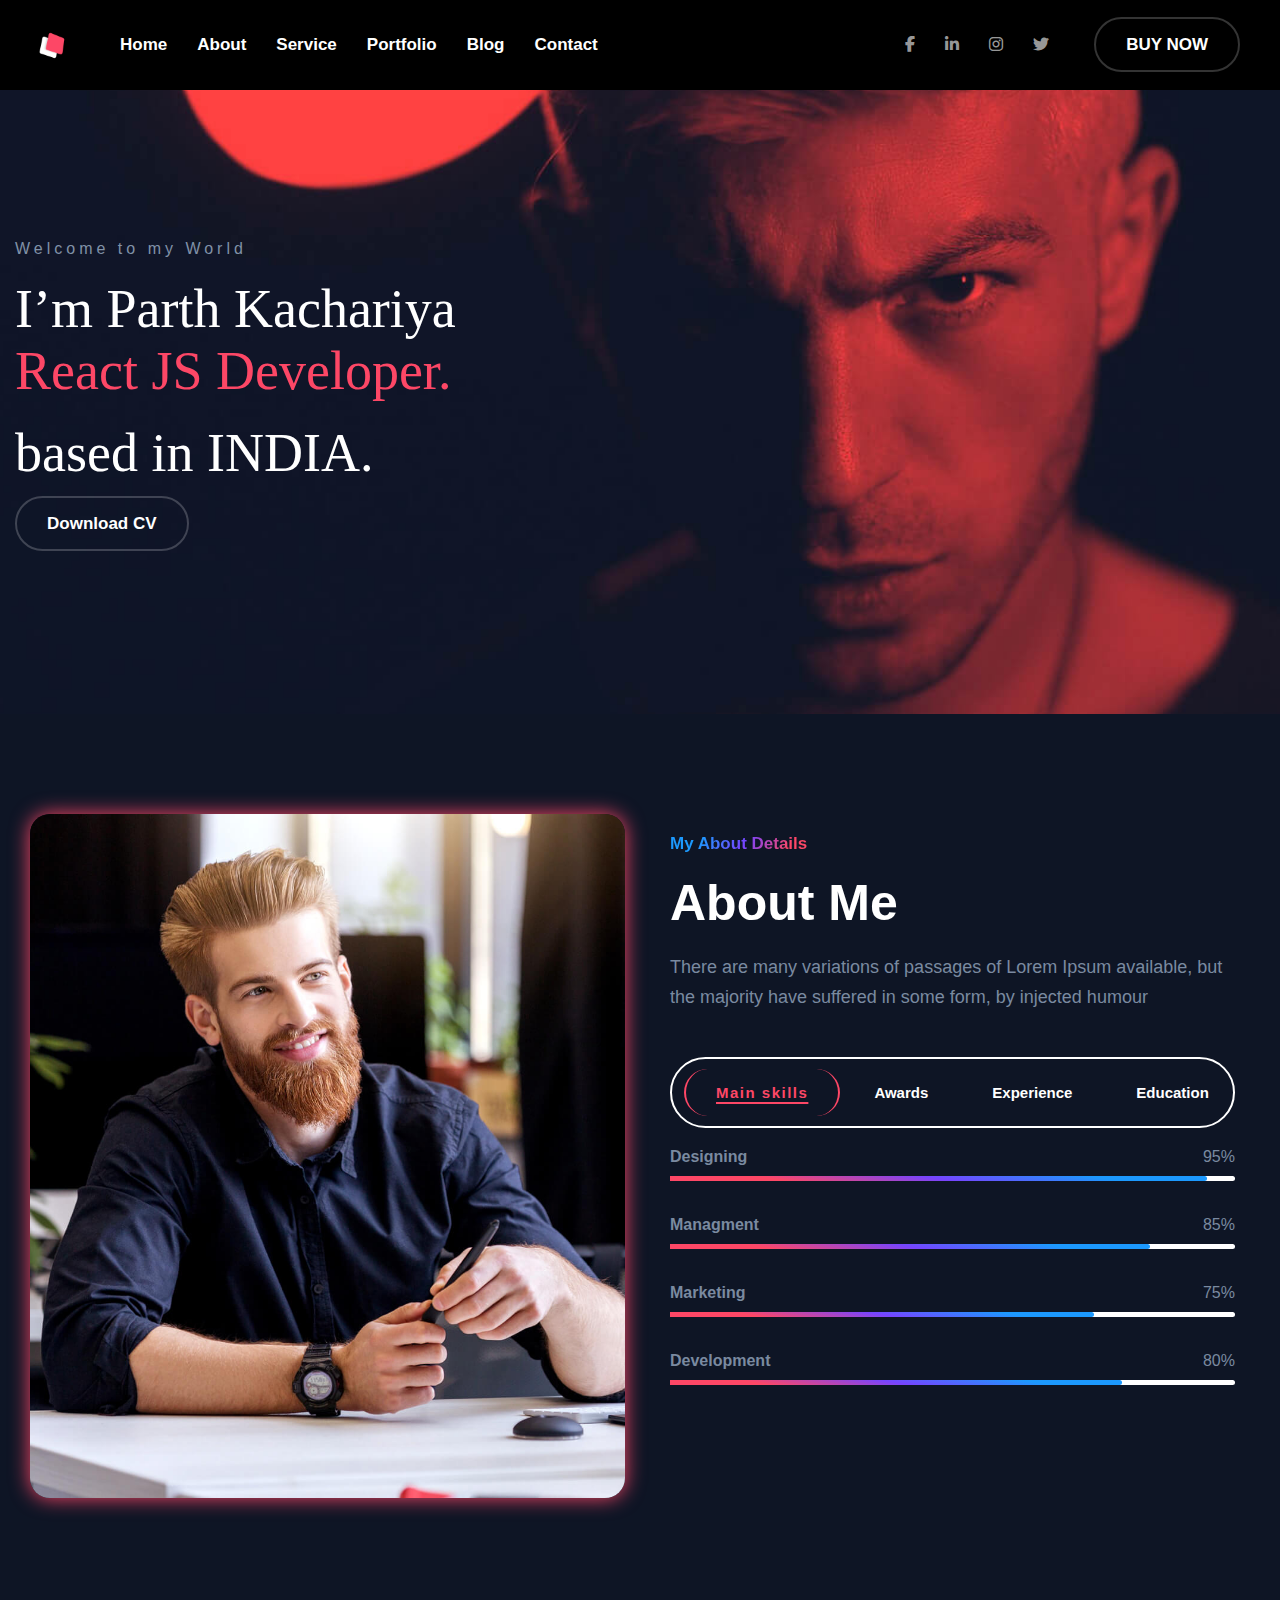
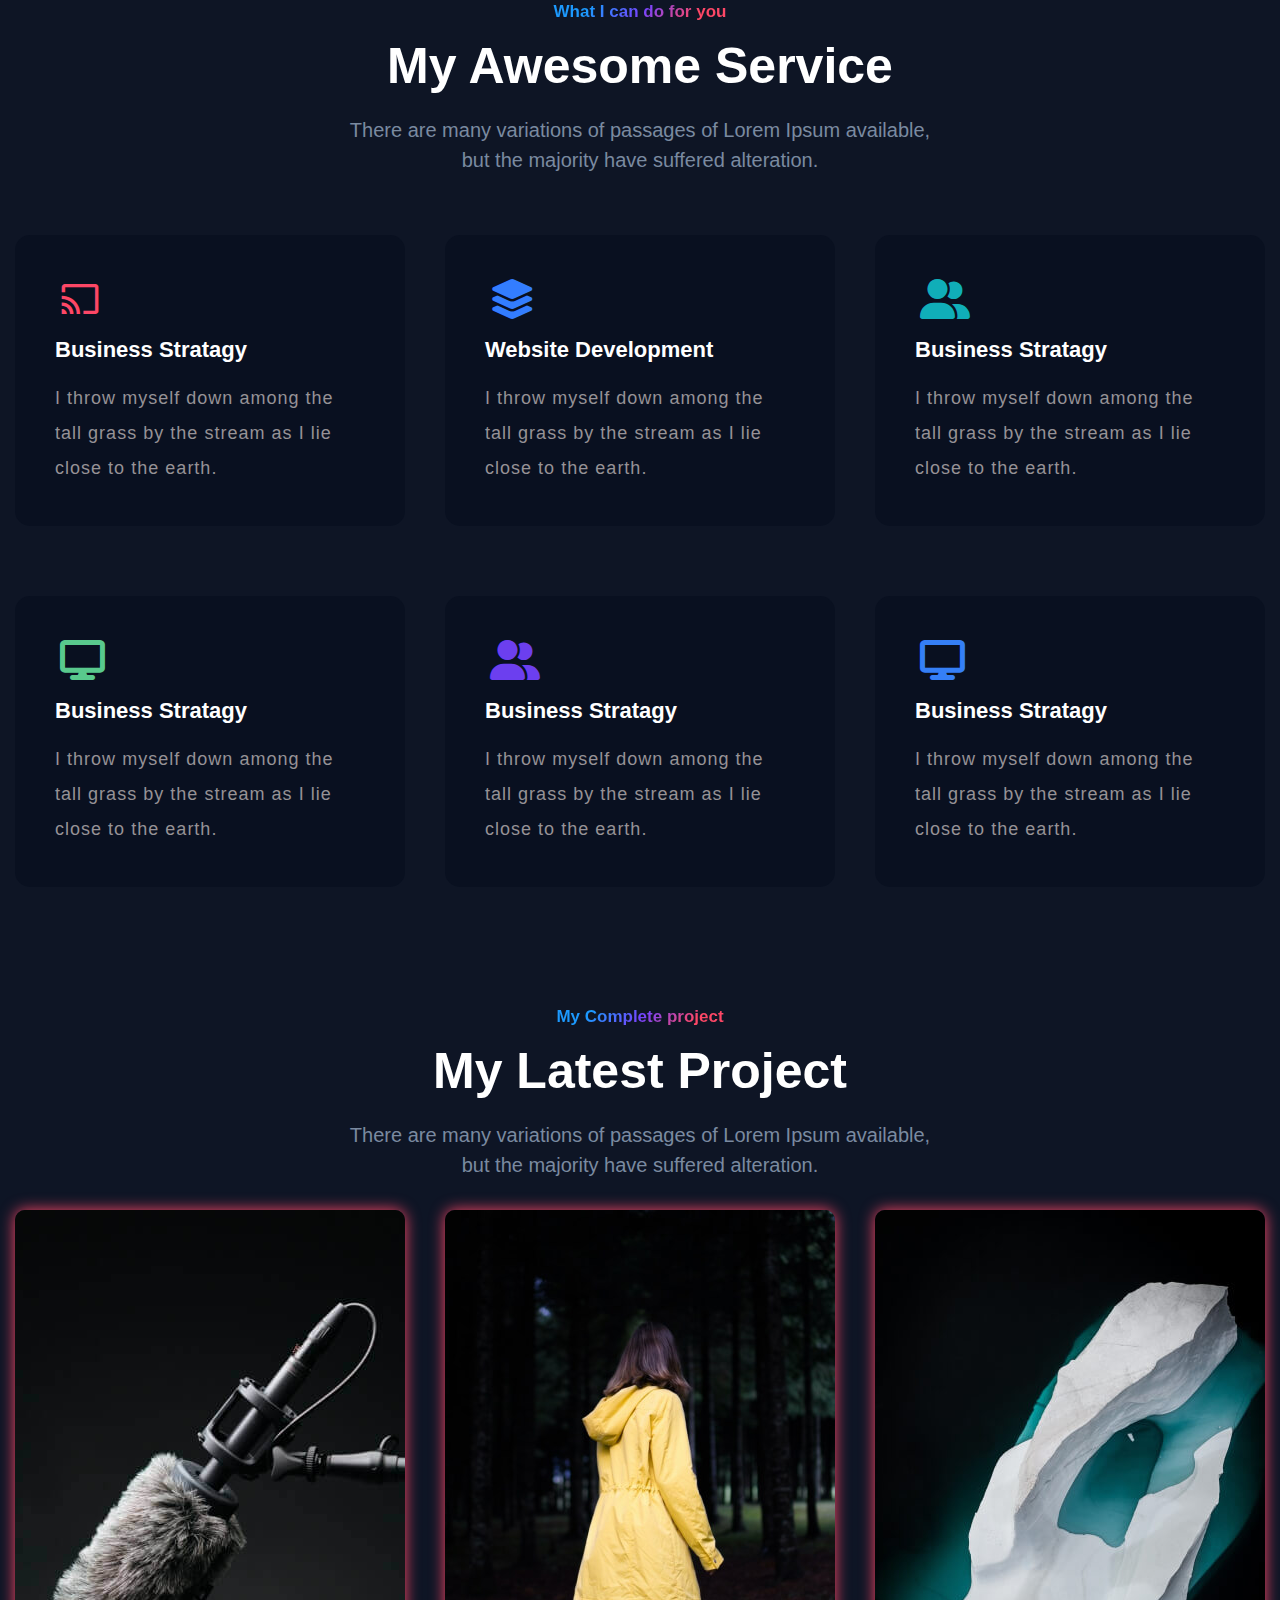
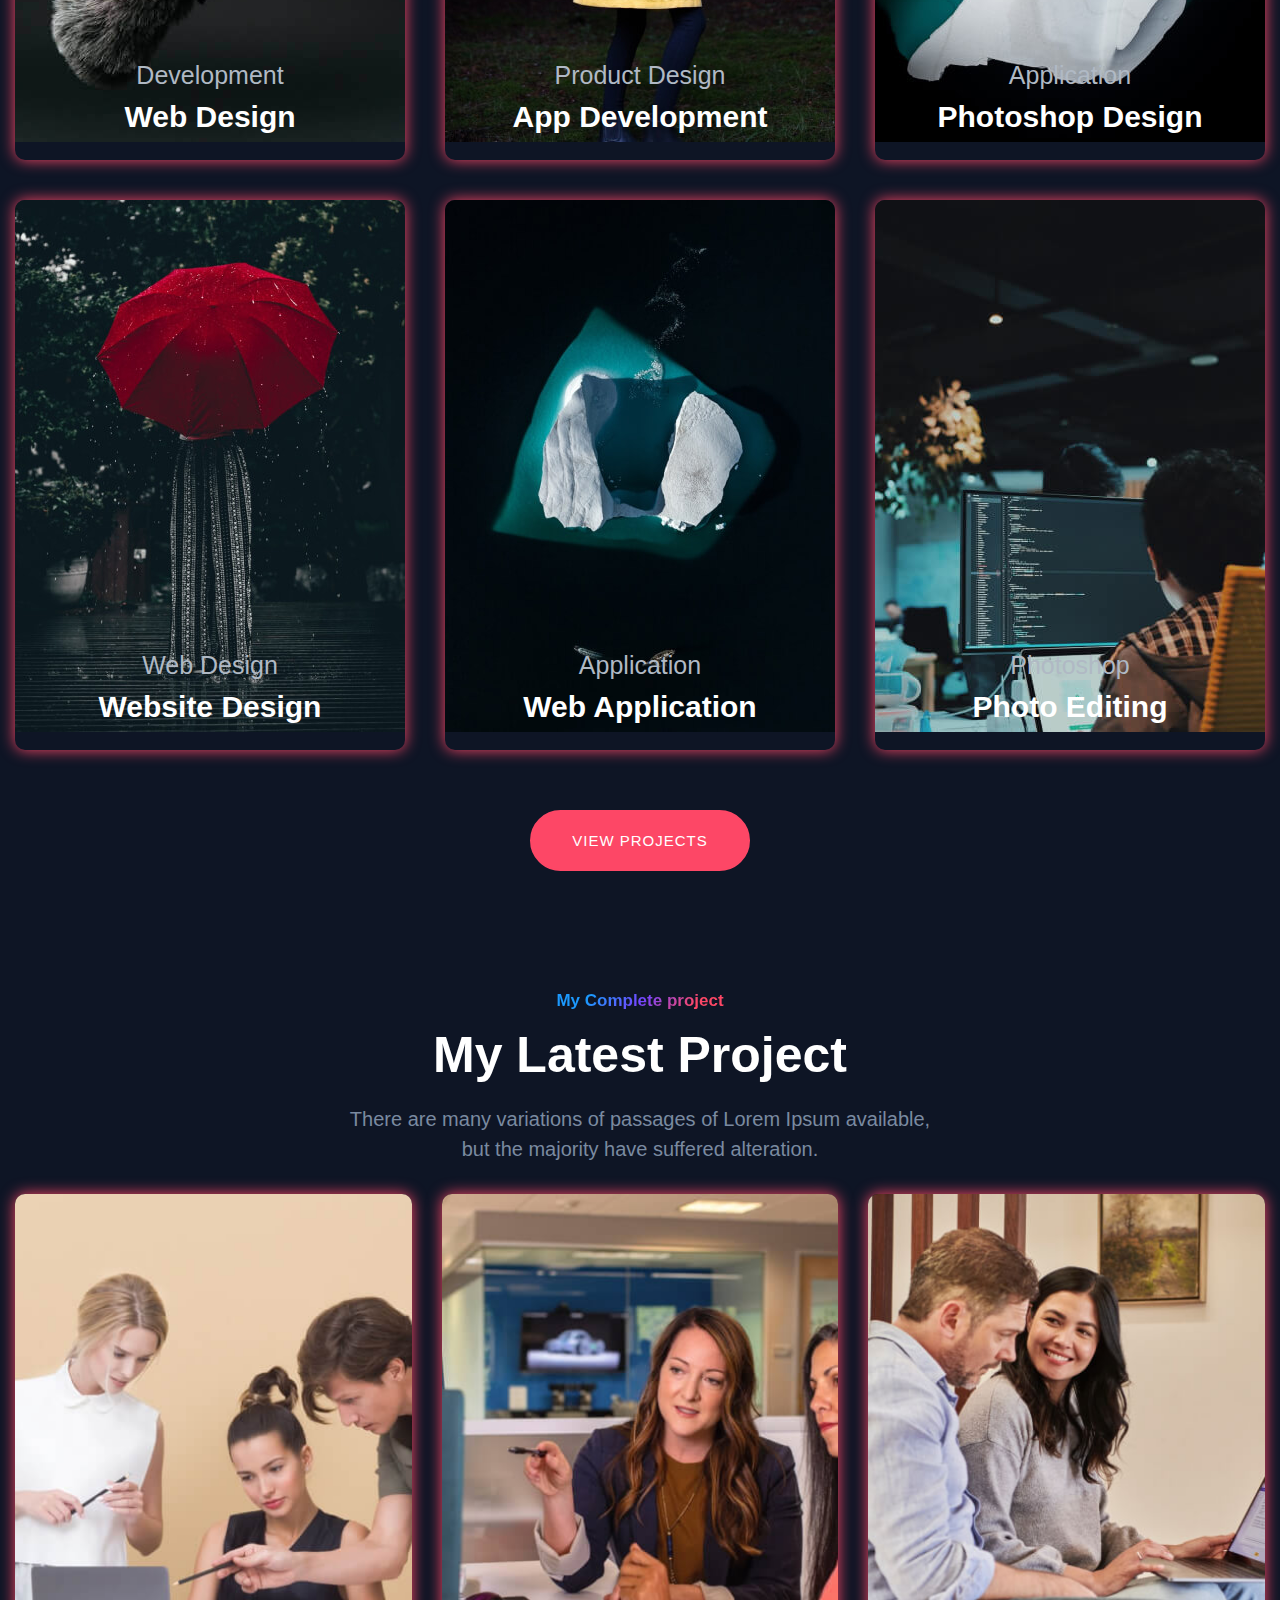
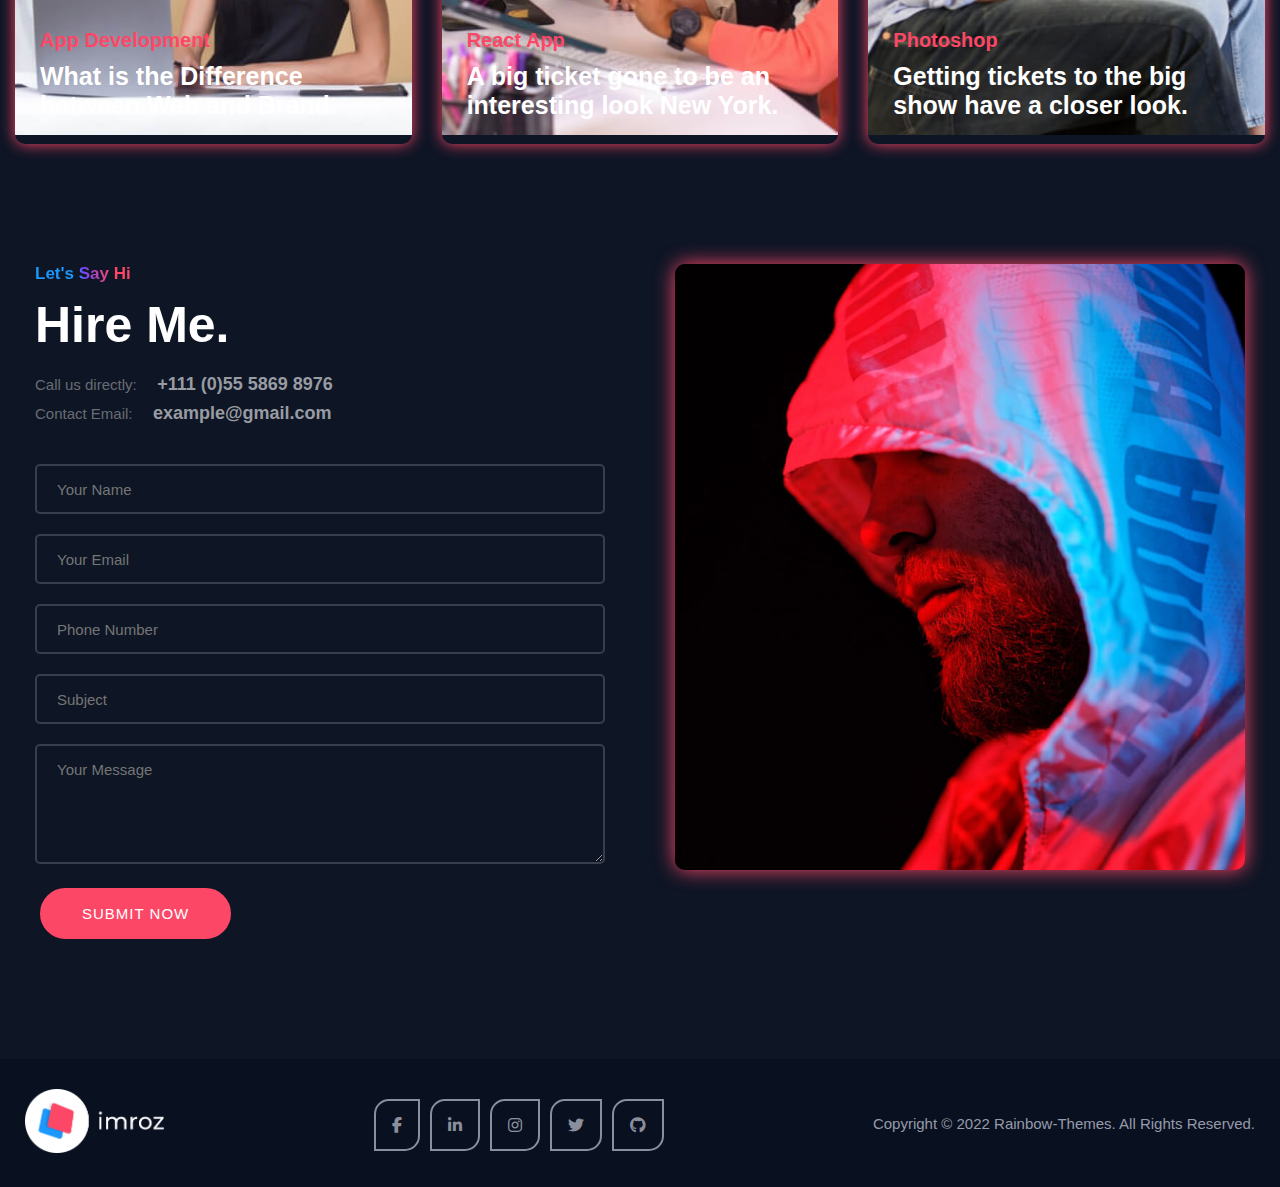
<file: index.html>
<!DOCTYPE html>
<html lang="en">

<head>
  <meta charset="UTF-8" />
  <meta name="viewport" content="width=device-width, initial-scale=1.0" />
  <title>infolio</title>
  <link rel="shortcut icon" href="./asset/images/portfolio-png.png" type="image/x-icon" />
  <link rel="stylesheet" href="./css/style.css" />
  <link rel="stylesheet" href="./css/responsive.css" />
  <link rel="stylesheet" href="https://cdnjs.cloudflare.com/ajax/libs/font-awesome/6.7.2/css/all.min.css" />
  <!-- <link
      rel="stylesheet"
      href="https://cdnjs.cloudflare.com/ajax/libs/font-awesome/6.7.2/css/all.min.css"
      integrity="sha512-Evv84Mr4kqVGRNSgIGL/F/aIDqQb7xQ2vcrdIwxfjThSH8CSR7PBEakCr51Ck+w+/U6swU2Im1vVX0SVk9ABhg=="
      crossorigin="anonymous"
      referrerpolicy="no-referrer"
    /> -->
</head>

<body>
  <!-- website-link: https://imroz.rainbowit.net/dark-portfolio-landing -->
  <!-- header start -->
  <header>
    <nav>
      <div class="container">
        <div class="navbar">
          <div class="left_side">
            <div class="logo">
              <img src="./asset/images/logo.png" alt="" />
            </div>
            <div class="nav_link">
              <ul class="nav_txt">
                <li><a href="#main_txt_box">Home</a></li>
                <li><a href="#about">About</a></li>
                <li><a href="#service_main">Service</a></li>
                <li><a href="#projects">Portfolio</a></li>
                <li><a href="#latest_post">Blog</a></li>
                <li><a href="#hire_me">Contact</a></li>
              </ul>
            </div>
          </div>
          <div class="right_side">
            <div class="social_icon">
              <a href="">
                <i class="fab fa-facebook-f"></i>
              </a>
              <a href="https://www.linkedin.com/in/parth-kachariya-009273312/" target="_blank">
                <i class="fab fa-linkedin-in"></i>
              </a>
              <a href="">
                <i class="fab fa-instagram"></i>
              </a>
              <a href="">
                <i class="fab fa-twitter"></i>
              </a>
            </div>
            <div class="button">
              <a href=""> BUY NOW </a>
            </div>
            <div class="mobile-btn">
              <span>
                <i class="fa-solid fa-bars"></i>
              </span>
            </div>
          </div>
        </div>
      </div>
    </nav>
    <div class="container">
      <div id="main_txt_box">
        <div class="txt_box">
          <p>Welcome to my World</p>
          <h1>I’m Parth Kachariya</h1>
          <h1>React JS Developer.</h1>
          <h2>based in INDIA.</h2>
          <div class="btn button">
            <a href=""> Download CV </a>
          </div>
        </div>
      </div>
    </div>
  </header>
  <!-- About section start -->
  <section>
    <div class="container">
      <div id="about">
        <div class="my_image">
          <img src="./asset/images/about_section_img.jpeg" alt="" />
        </div>
        <div class="my_data">
          <div class="title_section">
            <span>My About Details</span>
            <h2>About Me</h2>
            <p>
              There are many variations of passages of Lorem Ipsum available,
              but the majority have suffered in some form, by injected humour
            </p>
          </div>
          <div class="my_skill">
            <div class="option">
              <a class="open" href="">Main skills</a>
              <a href="">Awards</a>
              <a href="">Experience</a>
              <a href="">Education</a>
            </div>
            <div class="skill_detail">
              <div class="skill">
                <div class="value">
                  <h4>Designing</h4>
                  <span>95%</span>
                </div>
                <div class="blank">
                  <div class="fill fill1"></div>
                </div>
              </div>
              <div class="skill">
                <div class="value">
                  <h4>Managment</h4>
                  <span>85%</span>
                </div>
                <div class="blank">
                  <div class="fill fill2"></div>
                </div>
              </div>
              <div class="skill">
                <div class="value">
                  <h4>Marketing</h4>
                  <span>75%</span>
                </div>
                <div class="blank">
                  <div class="fill fill3"></div>
                </div>
              </div>
              <div class="skill">
                <div class="value">
                  <h4>Development</h4>
                  <span>80%</span>
                </div>
                <div class="blank">
                  <div class="fill fill4"></div>
                </div>
              </div>
            </div>
          </div>
        </div>
      </div>
    </div>
  </section>

  <!-- Service section start -->
  <section>
    <div class="container">
      <div id="service_main">
        <div class="service_discription">
          <span>What I can do for you</span>
          <h2>My Awesome Service</h2>
          <p>
            There are many variations of passages of Lorem Ipsum available,
            but the majority have suffered alteration.
          </p>
        </div>
        <div class="service_cards">
          <div class="box card1">
            <div class="icon service_1">
              <a href="">
                <i class="fa-brands fa-chromecast"></i>
              </a>
            </div>
            <div class="Details">
              <h3>Business Stratagy</h3>
              <p>
                I throw myself down among the tall grass by the stream as I
                lie close to the earth.
              </p>
            </div>
          </div>
          <div class="box card2">
            <div class="icon service_2">
              <a href=""><i class="fa-solid fa-layer-group"></i></a>
            </div>
            <div class="Details">
              <h3>Website Development</h3>
              <p>
                I throw myself down among the tall grass by the stream as I
                lie close to the earth.
              </p>
            </div>
          </div>
          <div class="box card3">
            <div class="icon service_3">
              <a href=""><i class="fa-solid fa-user-group"></i></a>
            </div>
            <div class="Details">
              <h3>Business Stratagy</h3>
              <p>
                I throw myself down among the tall grass by the stream as I
                lie close to the earth.
              </p>
            </div>
          </div>
          <div class="box card4">
            <div class="icon service_4">
              <a href=""><i class="fa-solid fa-display"></i></a>
            </div>
            <div class="Details">
              <h3>Business Stratagy</h3>
              <p>
                I throw myself down among the tall grass by the stream as I
                lie close to the earth.
              </p>
            </div>
          </div>
          <div class="box card5">
            <div class="icon service_5">
              <a href=""><i class="fa-solid fa-user-group"></i></a>
            </div>
            <div class="Details">
              <h3>Business Stratagy</h3>
              <p>
                I throw myself down among the tall grass by the stream as I
                lie close to the earth.
              </p>
            </div>
          </div>
          <div class="box card6">
            <div class="icon service_6">
              <a href=""><i class="fa-solid fa-display"></i></a>
            </div>
            <div class="Details">
              <h3>Business Stratagy</h3>
              <p>
                I throw myself down among the tall grass by the stream as I
                lie close to the earth.
              </p>
            </div>
          </div>
        </div>
      </div>
    </div>
  </section>
  <!-- Project section start -->
  <section>
    <div class="container">
      <div id="projects">
        <div class="project_discription">
          <span>My Complete project</span>
          <h2>My Latest Project</h2>
          <p>
            There are many variations of passages of Lorem Ipsum available,
            but the majority have suffered alteration.
          </p>
        </div>
        <div class="project_cards">
          <div class="card-6 project1">
            <div class="bg_img">
              <img src="./asset/images/project-1.jpeg" alt="" />
            </div>
            <!-- hover effect div -->
            <div class="overlay">
              <p class="project-skill">Development</p>
              <h3 class="project-title">Web Design</h3>
              <p class="project-subtitle">
                Lorem ipsum dolor sit amet <br />
                consectetur adipisicing elit.
              </p>
            </div>
            <!-- hover effect div -->
          </div>
          <div class="card-6 project2">
            <div class="bg_img">
              <img src="./asset/images/project-2.jpeg" alt="" />
            </div>
            <!-- hover effect div -->
            <div class="overlay">
              <p class="project-skill">Product Design</p>
              <h3 class="project-title">App Development</h3>
              <p class="project-subtitle">
                Lorem ipsum dolor sit amet <br />
                consectetur adipisicing elit.
              </p>
            </div>
            <!-- hover effect div -->
          </div>
          <div class="card-6 project3">
            <div class="bg_img">
              <img src="./asset/images/project-3.jpeg" alt="" />
            </div>
            <!-- hover effect div -->
            <div class="overlay">
              <p class="project-skill">Application</p>
              <h3 class="project-title">Photoshop Design</h3>
              <p class="project-subtitle">
                Lorem ipsum dolor sit amet <br />
                consectetur adipisicing elit.
              </p>
            </div>
            <!-- hover effect div -->
          </div>
          <div class="card-6 project4">
            <div class="bg_img">
              <img src="./asset/images/project-4.jpeg" alt="" />
            </div>
            <!-- hover effect div -->
            <div class="overlay">
              <p class="project-skill">Web Design</p>
              <h3 class="project-title">Website Design</h3>
              <p class="project-subtitle">
                Lorem ipsum dolor sit amet <br />
                consectetur adipisicing elit.
              </p>
            </div>
            <!-- hover effect div -->
          </div>
          <div class="card-6 project5">
            <div class="bg_img">
              <img src="./asset/images/project-5.jpeg" alt="" />
            </div>
            <!-- hover effect div -->
            <div class="overlay">
              <p class="project-skill">Application</p>
              <h3 class="project-title">Web Application</h3>
              <p class="project-subtitle">
                Lorem ipsum dolor sit amet <br />
                consectetur adipisicing elit.
              </p>
            </div>
            <!-- hover effect div -->
          </div>
          <div class="card-6 project6">
            <div class="bg_img">
              <img src="./asset/images/project-6.jpeg" alt="" />
            </div>
            <!-- hover effect div -->
            <div class="overlay">
              <p class="project-skill">Photoshop</p>
              <h3 class="project-title">Photo Editing</h3>
              <p class="project-subtitle">
                Lorem ipsum dolor sit amet <br />
                consectetur adipisicing elit.
              </p>
            </div>
            <!-- hover effect div -->
          </div>
        </div>
        <div class="view_project_btn">
          <a href="">
            <button class="project_button">VIEW PROJECTS</button>
          </a>
        </div>
      </div>
    </div>
  </section>
  <!-- Latest Post section start -->
  <section>
    <div class="container">
      <div id="latest_post">
        <div class="post_description">
          <span>My Complete project</span>
          <h2>My Latest Project</h2>
          <p>
            There are many variations of passages of Lorem Ipsum available,
            but the majority have suffered alteration.
          </p>
        </div>
        <div class="post_cards">
          <div class="card-3 post_card1">
            <div class="post_img">
              <img src="./asset/images/post-1.jpeg" alt="" />
            </div>
            <!-- overly -->
            <div class="main_overlay">
              <a class="projectskill">App Development</a>
              <a class="projecttitle">What is the Difference between Web and Brand.</a>
              <div class="viewproject">
                <a href="">Read More</a>
              </div>
            </div>
            <!-- overly -->
          </div>
          <div class="card-3 post_card2">
            <div class="post_img">
              <img src="./asset/images/post-2.jpeg" alt="" />
            </div>
            <!-- overly -->
            <div class="main_overlay">
              <a class="projectskill">React App</a>
              <a class="projecttitle">A big ticket gone to be an interesting look New York.</a>
              <div class="viewproject">
                <a href="">Read More</a>
              </div>
            </div>
            <!-- overly -->
          </div>
          <div class="card-3 post_card3">
            <div class="post_img">
              <img src="./asset/images/post-3.jpeg" alt="" />
            </div>
            <!-- overly -->
            <div class="main_overlay">
              <a class="projectskill">Photoshop</a>
              <a class="projecttitle">Getting tickets to the big show have a closer look.</a>
              <p class="projectsubtitle"></p>
              <div class="viewproject">
                <a href="">Read More</a>
              </div>
            </div>
            <!-- overly -->
          </div>
        </div>
      </div>
    </div>
  </section>
  <!-- Hire Me section start-->
  <section>
    <div class="container">
      <div id="hire_me">
        <div class="form_section">
          <div class="hire_description">
            <span>Let's Say Hi</span>
            <h2>Hire Me.</h2>
            <div class="mobile_no_section">
              <span>Call us directly:</span>
              <a href="">+111 (0)55 5869 8976</a>
            </div>
            <div class="email_section">
              <span>Contact Email:</span>
              <a href="">example@gmail.com</a>
            </div>
          </div>
          <div class="form">
            <form action="">
              <input type="text" name="Your Name" placeholder="Your Name" required />
              <input type="email" name="email" placeholder="Your Email" required />
              <input type="tel" name="Phone" placeholder="Phone Number" required />
              <input type="text" name="Subject" placeholder="Subject" require />
              <textarea name="Message" placeholder="Your Message" rows="6" cols="60" required></textarea>
              <div>
                <a href="">
                  <button class="submit_button">SUBMIT NOW</button>
                </a>
              </div>
            </form>
          </div>
        </div>
        <div class="hire_img">
          <img src="./asset/images/hire-img.jpeg" alt="" width="580px" />
        </div>
      </div>
    </div>
  </section>
  <footer>
    <div class="container">
      <div class="footer_section_main">
        <div class="footer_section">
          <div class="footer_logo">
            <img src="./asset/images/footer-logo.png" alt="" />
          </div>
          <div class="footer_social_icon">
            <a href="">
              <i class="fab fa-facebook-f"></i>
            </a>
            <a href="https://www.linkedin.com/in/parth-kachariya-009273312/" target="_blank">
              <i class="fab fa-linkedin-in"></i>
            </a>
            <a href="">
              <i class="fab fa-instagram"></i>
            </a>
            <a href="">
              <i class="fab fa-twitter"></i>
            </a>
            <a href="https://github.com/Parth-Kachariya" target="_blank">
              <i class="fa-brands fa-github"></i>
            </a>
          </div>
          <div class="footer_copyright">
            <p>Copyright © 2022 Rainbow-Themes. All Rights Reserved.</p>
          </div>
        </div>
      </div>
    </div>
  </footer>
</body>

</html>
</file>
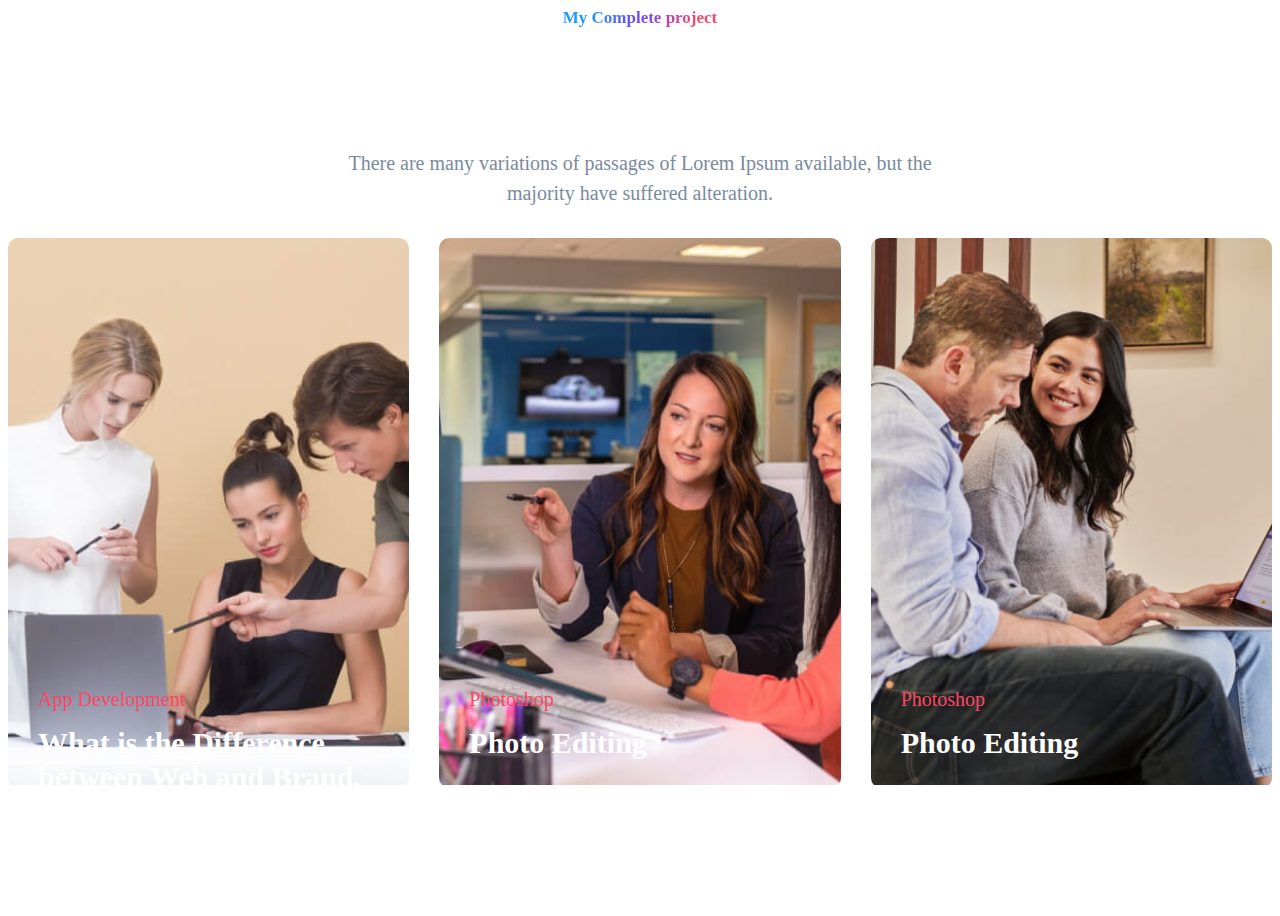
<file: css/html.html>
<!DOCTYPE html>
<html lang="en">
<head>
    <meta charset="UTF-8">
    <meta name="viewport" content="width=device-width, initial-scale=1.0">
    <title>Document</title>
    <style>
        #latest_post {
  padding-bottom: 120px;
}
.post_description {
  margin-bottom: 30px;
  padding: 0 15px;
}

.post_description span {
  display: flex;
  justify-content: center;
  margin-bottom: 15px;
  font-weight: 800;
  font-size: 17px;
  background: linear-gradient(
    130deg,
    #1c99fe 45.69%,
    #7644ff 50.19%,
    #fd4766 54.69%
  );
  background-clip: text;
  color: transparent;
}

.post_description h2 {
  color: white;
  text-align: center;
  font-weight: bold;
  font-size: 50px;
  margin-bottom: 20px;
}

.post_description p {
  margin: auto;
  max-width: 48%;
  text-align: center;
  color: #7a8aa0;
  font-size: 20px;
  font-weight: 400;
  line-height: 30px;
}
.card-3 {
  border-radius: 10px;
  height: 550px;
  overflow: hidden;
  transform: translateY(0px);
  transition: 0.3s;
}
.card-3:hover {
  height: 550px;
  overflow: hidden;
  transform: translateY(-8px);
  transition: 0.3s transform, box-shadow;
  box-shadow: 0px 0px 30px #fd4766;
  /* box-shadow: 0px 0px 25px #ffff; */
}
.card-3:hover .post_img {
  transition: 0.6s transform;
  transform: scale(1.1);
}
.post_cards {
  display: grid;
  grid-template-columns: repeat(3, 1fr);
  gap: 30px;
}
.post_img img {
  width: 100%;
  height: 100%;
  transition: 0.6s transform;
  object-fit: cover;
}
/* hover style */
.mainoverlay {
  position: absolute;
  top: 450px;
  left: 0;
  right: 0;
  bottom: 0;
  margin: auto;
  padding-bottom: 20px;
  transition: 0.5s;
  z-index: 1;
}
.card-3:hover .overlay4 {
  visibility: visible;
  cursor: pointer;
}
.card-3:hover .overlay3 a {
color: white;  background: transparent;
  visibility: visible;
  cursor: pointer;
  top: 460px;
  transition: 1s;
}
.overlay3 a:hover{
  background-color: #fd4766;
  color: white;
  /* border-color: transparent;  */
  transition: 0.3s;
}
.card-3:hover .mainoverlay {
  top: 350px;
  transition: 0.8s;
  cursor: pointer;
}

/* child ovarlay */

.overlay1 a {
  display: flex;
  padding-left: 30px;
  justify-content: left;
  text-decoration: none;
  /* color: #aeb3c5; */
  color: #fd4766;
  font-size: 20px;
  font-weight: 200;
  padding-bottom: 15px;
  z-index: 1;
}
.overlay2 a {
  display: flex;
  justify-content: left;
  padding-left: 30px;
  text-decoration: none;
  color: white;
  font-size: 30px;
  font-weight: bold;
  transition: 0.5s;
}


.overlay3 a {
  position: absolute;
  top: 480px;
    left: 20PX;
  margin: auto;
  text-align: left;
  padding: 10px 20px;
  margin-left: 20px;
  border: 2px solid #fd4766;
  font-size: 20px;
  text-decoration: none;
  color: white;
  visibility: hidden;
  transition: 0.2s;
  z-index: 2;
}
.overlay4 {
  position: absolute;
  top: 90px;
  left: 0;
  right: 0;
  bottom: 0;
  background: linear-gradient(to top, #fd4766, transparent);
  opacity: 0.7;
  z-index: 0;
  visibility: hidden;
  transition: 0.2s;
}
    </style>
</head>
<body>
    <div id="latest_post">
          <div class="post_description">
            <span>My Complete project</span>
            <h2>My Latest Project</h2>
            <p>
              There are many variations of passages of Lorem Ipsum available,
              but the majority have suffered alteration.
            </p>
          </div>
          <div class="post_cards">
            <div class="card-3 post_card1">
              <div class="post_img">
                <img src="/asset/images/post-1.jpeg" alt="" />
              </div>
              <!-- overly -->
               <div class="mainoverlay">
                <div class="overlay1"><a href=""> App Development </a></div>
                <div class="overlay2"><a href=""> What is the Difference between Web and Brand. </a></div>
              </div>
              <div class="overlay3">
                <a href="">Read More</a>
              </div>
              <div class="overlay4"></div>

            </div>
            <div class="card-3 post_card2">
              <div class="post_img">
                <img src="/asset/images/post-2.jpeg" alt="" />
              </div>
                 <!-- overly -->
               <div class="mainoverlay">
                <div class="overlay1"><a href=""> Photoshop </a></div>
                <div class="overlay2"><a href=""> Photo Editing </a></div>
              </div>
              <div class="overlay3">
                <a href="">Read More</a>
              </div>
              <div class="overlay4"></div>
              
            </div>
            <div class="card-3 post_card3">
              <div class="post_img">
                <img src="/asset/images/post-3.jpeg" alt="" />
              </div>
                 <!-- overly -->
               <div class="mainoverlay">
                <div class="overlay1"><a href=""> Photoshop </a></div>
                <div class="overlay2"><a href=""> Photo Editing </a></div>
              </div>
              <div class="overlay3">
                <a href="">Read More</a>
              </div>
              <div class="overlay4"></div>
              
            </div>
          </div>
        </div>
</body>
</html>
</file>
<file: css/style.css>
@import url("https://fonts.google.com/specimen/Poppins?query=poppins&categoryFilters=Feeling:%2FExpressive%2FCalm");
@import url("https://fonts.google.com/specimen/Montserrat+Alternates?query=Montserrat");
* {
  box-sizing: border-box;
  margin: 0;
  padding: 0;
  font-family: "poppins", sans-serif;
}
body {
  background-image: url(/asset/images/background-img.jpeg);
  /* width: 100%; */
  background-position: top center;
  background-size: cover;
  background-repeat: no-repeat;
  background-attachment: fixed;
}
section {
  background-color: #0e1525;
  /* background-color: white; */
}
footer {
  background-color: #091020;
}
.container {
  max-width: 1320px;
  padding: 0 15px;
  margin: auto;
}

ol,
ul {
  list-style-type: none;
  text-wrap: nowrap;
}

a {
  text-decoration: none;
  color: white;
  font-size: 17px;
  padding: 0 5px;
  font-weight: 600;
}

nav {
  width: 100%;
  background-color: black;
  /* position: fixed;
  z-index: 1; */
}
.nav_txt a:hover {
  /* color: #fd4766; */
  border-bottom: 2px solid #fd4766;
}
.nav_txt a:active {
  color: #fd4766;
  border-bottom: 2px solid #fd4766;
}
.navbar {
  display: flex;
  justify-content: space-between;
  align-items: center;
  justify-items: center;
  text-align: center;
  width: 100%;
  height: 90px;
  padding: 15px 0;
}

.logo img {
  padding-left: 15px;
  width: 60px;
  cursor: pointer;
  display: flex;
  justify-content: space-between;
}
.left_side {
  display: flex;
  justify-content: space-between;
}
.nav_link {
  padding-left: 40px;
  display: flex;
  justify-content: space-between;
  align-items: center;
  text-align: center;
}
.nav_txt {
  gap: 20px;
  display: flex;
}

.right_side {
  padding-right: 15px;
}
.social_icon {
  display: flex;
  align-items: center;
}
.social_icon a i {
  color: #ffffff9e;
  font-size: 16px;
  flex-direction: column;
  margin-right: 10px;
  padding-left: 10px;
  flex-wrap: wrap;
  transform: translateY(0px);
  transition: 0.4s;
}

.social_icon a i:hover {
  color: white;
  transform: translateY(-4px);
  transition: 0.3s transform;
}
.right_side {
  display: flex;
  justify-content: space-between;
  gap: 30px;
}
.button{
  margin-right: 10px;
}
.button a {
  padding: 16px 30px;
  text-wrap: nowrap;
  transition: 0.5s background-color;
  background: transparent;
  border: 2px solid rgba(255, 255, 255, 0.205);
  border-radius: 30px;
}
.nav_btn a {
  letter-spacing: 2px;
  padding: 18px;
  border: none;
  font-size: 15px;
  font-weight: bold;
  cursor: pointer;
  background: transparent;
  color: white;
}
.button a:hover {
  background-color: #fd4766;
  transition: 0.4s background-color;
}

.mobile-btn {
  display: flex;
  align-items: center;
  text-align: center;
  display: none;
  color: rgb(255, 255, 255);
}

.mobile-btn span {
  margin-left: 20px;
  font-size: 30px;
}
/* header section */

#main_txt_box {
  max-width: 1200px;
  height: auto;
  padding: 0px;
  padding-bottom: 180px;
}
.txt_box {
  max-width: 1200px;
  height: auto;
  padding-top: 150px;
}
.txt_box p {
  color: #8091a7;
  letter-spacing: 4px;
  margin-bottom: 20px;
}

.txt_box :nth-child(2) {
  color: white;
  font-size: 54px;
  font-weight: lighter;

  font-family: fantasy;
}

.txt_box :nth-child(3) {
  color: #fd4766;
  font-size: 54px;
  margin-bottom: 20px;
  font-weight: lighter;
  font-family: fantasy;
}
.txt_box h2 {
  color: white;
  font-size: 54px;
  margin-bottom: 15px;
  font-weight: lighter;
  font-family: fantasy;
}

.btn {
  margin-top: 30px;
  width: 16.5%;
}

/* About Me  section */

#about {
  padding: 100px 0;
  display: grid;
  grid-template-columns: repeat(auto-fit, minmax(300px, 1fr));
}
.my_image {
  /* width: 100%; */
  height: auto;
  padding: 0px 15px;
}
.my_image img {
  width: 100%;
  height: auto;
  border-radius: 20px;
  object-fit: cover;
  box-shadow: 0px 0px 20px #ffff;
  box-shadow: 0px 0px 20px #fd4766;
}

.my_data {
  padding: 0 30px;
  width: 100%;
}
.title_section {
  padding: 20px 0px;
}
.title_section h2 {
  color: white;
  font-weight: bold;
  font-size: 50px;
  margin: 20px 0px;
}
.title_section span {
  padding-bottom: 20px;
  font-weight: 800;
  font-size: 17px;
  background: linear-gradient(
    120deg,
    #1c99fe 20.69%,
    #7644ff 50.19%,
    #fd4766 79.69%
  );
  background-clip: text;
  color: transparent;
}

.title_section p {
  text-wrap: wrap;
  color: #7a8aa0;
  font-size: 18px;
  font-weight: 400;
  line-height: 30px;
}

.my_skill {
  /* text-wrap: nowrap; */
  margin-top: 25px;
}

.option {
  border: 2px solid white;
  height: auto;
  width: 100%;
  border-radius: 50px;
  text-wrap: nowrap;
  display: flex;

  align-items: center;
  padding: 10px;
}
.open {
  letter-spacing: 1.5px;
  text-underline-offset: 4px;
  /* border: 2px solid #fd4766; */
  border-left: 2px solid #fd4766;
  border-right: 2px solid #fd4766;
  color: #fd4766;
  border-radius: 40px;
  text-decoration: 2px underline #fd4766;
}

.option a {
  margin-left: 2px;
  margin-right: 2px;
  font-size: 15px;
  padding: 15px 30px;
  text-underline-offset: 4px;
  border-radius: 40px;
}
.option a:hover {
  color: #fd4766;
  border-left: 2px solid #fd4766;
  border-right: 2px solid #fd4766;
  text-decoration: 2px underline #fd4766;
  transition: 0.5s color, 0.5s border-color, 0.5s text-decoration-color;
}

.skill_detail {
  padding-top: 20px;
}

.skill {
  width: 100%;
  height: auto;
  padding-bottom: 15px;
}

.value {
  color: #7a8aa0;
  margin-bottom: 10px;
  display: flex;
  justify-content: space-between;
}
.blank {
  margin-bottom: 20px;
  width: 100%;
  height: 5px;
  border-radius: 0 20px 20px 0;
  background-color: white;
}

.fill {
  border-radius: 0 20px 20px 0;
  height: 5px;
  background: linear-gradient(
    190deg,
    #1c99fe 20.69%,
    #7644ff 50.19%,
    #fd4766 79.69%
  );
}

.fill1 {
  width: 95%;
}
.fill2 {
  width: 85%;
}
.fill3 {
  width: 75%;
}
.fill4 {
  width: 80%;
}

/* Service section start */
#service_main {
  padding-bottom: 120px;
}
.service_discription {
  margin-bottom: 30px;
  padding: 0 15px;
}

.service_discription span {
  display: flex;
  justify-content: center;
  margin-bottom: 15px;
  font-weight: 800;
  font-size: 17px;
  background: linear-gradient(
    130deg,
    #1c99fe 45.69%,
    #7644ff 50.19%,
    #fd4766 54.69%
  );
  background-clip: text;
  color: transparent;
}

.service_discription h2 {
  color: white;
  text-align: center;
  font-weight: bold;
  font-size: 50px;
  margin-bottom: 20px;
}

.service_discription p {
  margin: auto;
  width: 48%;
  text-align: center;
  color: #7a8aa0;
  font-size: 20px;
  font-weight: 400;
  line-height: 30px;
}

.service_cards {
  margin: auto;
  display: grid;
  gap: 40px;
  grid-template-columns: repeat(auto-fit, minmax(300px, 1fr));
}
.box {
  margin-top: 30px;
  padding: 40px;
  width: 100%;
  height: auto;
  border-radius: 15px;
  background-color: #091020;
  transform: translateY(0px);
  transition: 0.3s;
}

.icon a i {
  font-size: 40px;
  margin-top: 4px;
  margin-bottom: 18px;
}
.service_1 a i {
  color: #fd4766;
}
.service_2 a i {
  color: #337dff;
}
.service_3 a i {
  color: #10aeb8;
}
.service_4 a i {
  color: #59c98d;
}
.service_5 a i {
  color: #6c3fef;
}
.service_6 a i {
  color: #357ff6;
}
.box:hover {
  transform: translateY(-6px);
  transition: 0.3s transform, box-shadow;
  box-shadow: 0px 0px 20px #fd4766;
}
.Details h3 {
  width: 100%;
  text-wrap: wrap;
  color: white;
  font-size: 22px;
  margin-bottom: 18px;
}
.Details p {
  width: 100%;

  text-wrap: wrap;
  color: #969296;
  font-size: 18px;
  font-weight: 500;
  line-height: 35px;
  letter-spacing: 1px;
  word-spacing: 0.1px;
}

/* Project section start */

#projects {
  padding-bottom: 120px;
}
.project_discription {
  margin-bottom: 30px;
  padding: 0 15px;
}

.project_discription span {
  display: flex;
  justify-content: center;
  margin-bottom: 15px;
  font-weight: 800;
  font-size: 17px;
  background: linear-gradient(
    130deg,
    #1c99fe 45.69%,
    #7644ff 50.19%,
    #fd4766 54.69%
  );
  background-clip: text;
  color: transparent;
}

.project_discription h2 {
  color: white;
  text-align: center;
  font-weight: bold;
  font-size: 50px;
  margin-bottom: 20px;
}

.project_discription p {
  margin: auto;
  width: 48%;
  text-align: center;
  color: #7a8aa0;
  font-size: 20px;
  font-weight: 400;
  line-height: 30px;
}

.project_cards {
  display: grid;
  grid-template-columns: repeat(auto-fit, minmax(300px, 1fr));
  gap: 40px;
}

.card-6 {
  height: 550px;
  overflow: hidden;
  border-radius: 10px;
  transform: translateY(0px);
  transition: 0.3s;
  position: relative;
  box-shadow: 0px 0px 15px #fd4766;
}

.card-6:hover {
  transform: translateY(-8px);
  transition: 0.3s transform, box-shadow;
  height: 550px;
  overflow: hidden;
  border-radius: 10px;
  box-shadow: none;
  /* box-shadow: 0px 0px 20px #ffff; */
}
.card-6:hover .bg_img {
  transition: 0.6s transform;
  transform: scale(1.1);
}
.bg_img img {
  width: 100%;
  height: 100%;
  transition: 0.6s transform;
  object-fit: cover;
}
/* hover style */
.overlay {
  position: absolute;
  bottom: -50px;
  left: 0;
  width: 100%;
  height: 500px;
  padding: 20px;
  transition: 0.4s;
  display: flex;
  flex-direction: column;
  justify-content: end;
  text-align: center;
}

.card-6:hover .overlay {
  opacity: 0.7;
  bottom: 0;
  background: linear-gradient(to bottom, transparent, #fd4766);
}

.project-skill {
  color: #b0b9c4;
  font-size: 25px;
  margin-bottom: 10px;
}

.project-title {
  color: white;
  font-size: 30px;
  font-weight: 700;
  margin-bottom: 10px;
}

.project-subtitle {
  color: white;
  font-size: 20px;
  opacity: 0;
}

.card-6:hover .project-subtitle {
  opacity: 1;
  transform: translateY(0);
  display: block;
}
/* hover style */
.data a {
  font-size: 30px;
  color: red;
  position: absolute;
  top: 0;
  bottom: 0;
  left: 0;
  right: 0;
}

.view_project_btn {
  display: flex;
  justify-content: center;
  margin-top: 60px;
  /* padding-bottom: 20px; */
}

.project_button {
  text-wrap: nowrap;
  background-color: #fd4766;
  border-radius: 50px;
  transition: 0.5s background;
  border: 2px solid #fd4766;
  font-size: 15px;
  color: white;
  padding: 20px 40px;
  letter-spacing: 1px;
  transition: 0.5s color;
  font-weight: 500;
}

.project_button:hover {
  background: transparent;
  transition: 0.6s color;
  cursor: pointer;
  color: #fd4766;
  transition: 0.5s background;
  cursor: pointer;
}
/* Latest Post section start */

#latest_post {
  padding-bottom: 120px;
}
.post_cards {
  display: grid;
  grid-template-columns: repeat(auto-fit, minmax(300px, 1fr));
  gap: 30px;
}
.post_description {
  margin-bottom: 30px;
  padding: 0 15px;
}

.post_description span {
  display: flex;
  justify-content: center;
  margin-bottom: 15px;
  font-weight: 800;
  font-size: 17px;
  background: linear-gradient(
    130deg,
    #1c99fe 45.69%,
    #7644ff 50.19%,
    #fd4766 54.69%
  );
  background-clip: text;
  color: transparent;
}

.post_description h2 {
  color: white;
  text-align: center;
  font-weight: bold;
  font-size: 50px;
  margin-bottom: 20px;
}

.post_description p {
  margin: auto;
  width: 48%;
  text-align: center;
  color: #7a8aa0;
  font-size: 20px;
  font-weight: 400;
  line-height: 30px;
}
.card-3 {
  border-radius: 10px;
  height: 550px;
  overflow: hidden;
  transform: translateY(0px);
  transition: 0.3s;
  box-shadow: 0px 0px 15px #fd4766;
}
.card-3:hover {
  height: 550px;
  overflow: hidden;
  transform: translateY(-8px);
  transition: 0.3s transform, box-shadow;
  box-shadow: none;
}
.card-3:hover .post_img {
  transition: 0.6s transform;
  transform: scale(1.1);
}
/* hover style */
.main_overlay {
  position: absolute;
  bottom: -50px;
  left: 0;
  width: 100%;
  height: 500px;
  padding: 20px;
  transition: 0.4s;
  display: flex;
  flex-direction: column;
  justify-content: end;
  /* text-align: center; */
}

.card-3:hover .main_overlay {
  opacity: 0.7;
  bottom: 0;
  background: linear-gradient(to bottom, transparent, #fd4766);
}

.projectskill {
  color: #fd4766;
  font-size: 20px;
  margin-bottom: 10px;
}

.projecttitle {
  color: white;
  font-size: 25px;
  font-weight: 700;
  margin-bottom: 10px;
}
.viewproject a {
  font-weight: 200;
  z-index: 1;
}
.viewproject {
  padding: 10px;
  width: 38%;
  border-radius: 10px;
  border: 2px solid #ffffff50;
  color: white;
  font-size: 10px;
  opacity: 0;
  z-index: 1;
}
.viewproject:hover {
  background-color: #f82b4d !important;
  border: 2px solid #fd4766 !important;
  transition: 0.5s background-color, 0.5s border-color;
  z-index: 1;
}

.card-3:hover .viewproject {
  opacity: 1;
  transform: translateY(0);
  display: block;
}
.card-3:hover .projectskill {
  color: white;
  transition: 0.5s color;
}
.post_img img {
  width: 100%;
  height: 100%;
  transition: 0.6s transform;
  object-fit: cover;
}

/* Hire Me section start */

#hire_me {
  display: grid;
  grid-template-columns: repeat(auto-fit, minmax(300px, 1fr));
  padding-bottom: 120px;
  gap: 30px;
}
.form_section {
  padding: 0 20px;
}
.hire_description {
  margin-bottom: 40px;
}
.hire_description span {
  display: inline-block;
  justify-content: left;
  margin-bottom: 12px;
  font-weight: 800;
  font-size: 17px;
  background: linear-gradient(
    80deg,
    #1c99fe 45.69%,
    #7644ff 50.19%,
    #fd4766 78.69%
  );

  background-clip: text;
  color: transparent;
}

.hire_description h2 {
  color: white;
  text-align: left;
  font-weight: bold;
  font-size: 50px;
  margin-bottom: 20px;
}

.mobile_no_section span,
.email_section span {
  display: inline-block;
  background: none;
  color: #686d72 !important ;
  font-weight: 200;
  font-size: 15px;
  margin-bottom: 0px;
}

.mobile_no_section a,
.email_section a {
  display: inline-block;
  color: #989ca2;
  font-weight: bold;
  font-size: 18px;
  padding: 0;
  margin: 0px 0px 0px 16px;
}
.mobile_no_section a:hover,
.email_section a:hover {
  color: #fd4766;
}
.email_section {
  margin-top: 8px;
}
form input,
textarea {
  background: transparent;
  border: 2px solid #383e4b;
  border-radius: 5px;
  margin-bottom: 20px;
  padding: 0px 20px;
  height: 50px;
  width: 100%;
  font-size: 15px;
  color: white;
}

form input:focus,
form textarea:focus {
  border: none;
  /* outline: 2px solid #383e4b; */
   outline: 1px solid #fd4766;
  box-shadow:  0px 0px  25px #fd4766;
    transition: 0.4s box-shadow;
}
textarea {
  color: white;
  padding: 15px 20px 0px 20px;
  height: 120px;
  width: 100%;
}

.submit_button {
  background-color: #fd4766;
  border-radius: 50px;
  transition: 0.5s background;
  border: 2px solid #fd4766;
  font-size: 15px;
  color: white;
  padding: 15px 40px 15px 40px;
  letter-spacing: 1px;
  text-wrap: nowrap;
  transition: 0.5s color;
  font-weight: 500;
  text-align: center;
}

.submit_button:hover {
  background: transparent;
  transition: 0.6s color;
  cursor: pointer;
  color: #fd4766;
  transition: 0.5s background;
  cursor: pointer;
}
.hire_img {
  padding: 0px 20px;
}

.hire_img img {
  box-shadow: 0px 0px 20px #fd4766;
  border-radius: 10px;
  width: 100%;
  order: 1;
  object-fit: cover;
}

/* footer section start */

.footer_section_main {
  padding: 0px 10px;
  width: 100%;
}
.footer_section {
  display: flex;
  flex-wrap: wrap;
  justify-content: space-between;
  padding: 30px 0px;
}

.footer_logo img {
  width: 140px;
}
.footer_social_icon {
  display: flex;
}
.footer_social_icon {
  display: flex;
  justify-content: right;
  align-items: right;
  flex-wrap: wrap;
  padding-top: 10px;
}
.footer_social_icon a i {
  font-size: 16px;
  align-items: center;
  color: #8a8f9e;
  padding: 16px;
  border: 2px solid #8a8f9e;
  border-radius: 15px 0px;
  transform: translateY(0px);
  transition: 0.5s all;
}
.footer_social_icon a :hover {
  color: white;
  border: none;
  background-color: #fd4766;
  border-radius: 0px 15px;
  transform: translateY(-5px);
  transition: 0.5s all;
}
.footer_copyright {
  display: flex;
  justify-content: center;
  align-items: center;
}
.footer_copyright P {
  text-align: right;
  text-wrap: wrap;
  font-size: 15px;
  color: #969baa;
}
</file>
<file: css/responsive.css>
@media (min-width: 320px) and (max-width: 992px) {
  /* navbar */
  body {
    width: 100%;
  }
  .nav_link {
    display: none;
  }
  .nav_txt {
    display: none;
  }
  .social_icon {
    display: none;
  }
  .social_icon a i {
    display: none;
  }
  .mobile-btn {
    display: block;
  }
  .button {
    padding-top: 10px;
  }
  .right_side {
    gap: 0px;
  }
  /* About Me  section */
  .my_data {
    padding: 0px;
    width: 100%;
  }
  .my_image {
    width: 100%;
    height: auto;
    padding: 0px 15px;
  }
  .my_image {
    height: auto;
    padding: 0px;
    object-fit: cover;
  }
  .option {
    height: auto;
    border-radius: 10px;
    text-wrap: nowrap;
    display: flex;
    flex-wrap: wrap;
    justify-content: space-between;
    gap: 30px;
    align-items: center;
    padding: 0px 10px;
  }
  .title_section {
    padding: 15px;
  }
  .skill_detail {
    padding: 15px;
  }
  /* Service section start  */

  .service_discription p {
    width: 100%;
  }
  /* Project section start */
  .card-6 {
    height: 550px;
  }
  .bg_img img {
    width: 100%;
    height: 550px;
  }

  .project_discription p {
    width: 100%;
  }
  /* Latest Post section start */
  .card-3 {
    height: 550px;
  }
  .post_img img {
    width: 100%;
    height: 550px;
  }
  .post_description p {
    margin: auto;
    width: 100%;
  }
  /* Hire Me section start */
  .form_section {
    padding: 10px;
    order: 2;
  }

  .hire_img {
    padding: 0;
    order: 1;
  }

  /* footer section */
  .footer_section {
    padding: 0px 10px;
    width: 100%;
    align-items: left;
  }
  .footer_logo {
    padding: 15px;
    display: flex;
    padding-bottom: 20px;
  }
  .footer_social_icon {
    padding-bottom: 20px;
  }
  .footer_copyright {
    padding-bottom: 20px;
  }
  .footer_copyright P {
    text-align: left;
    line-height: 25px;
  }
}
</file>
